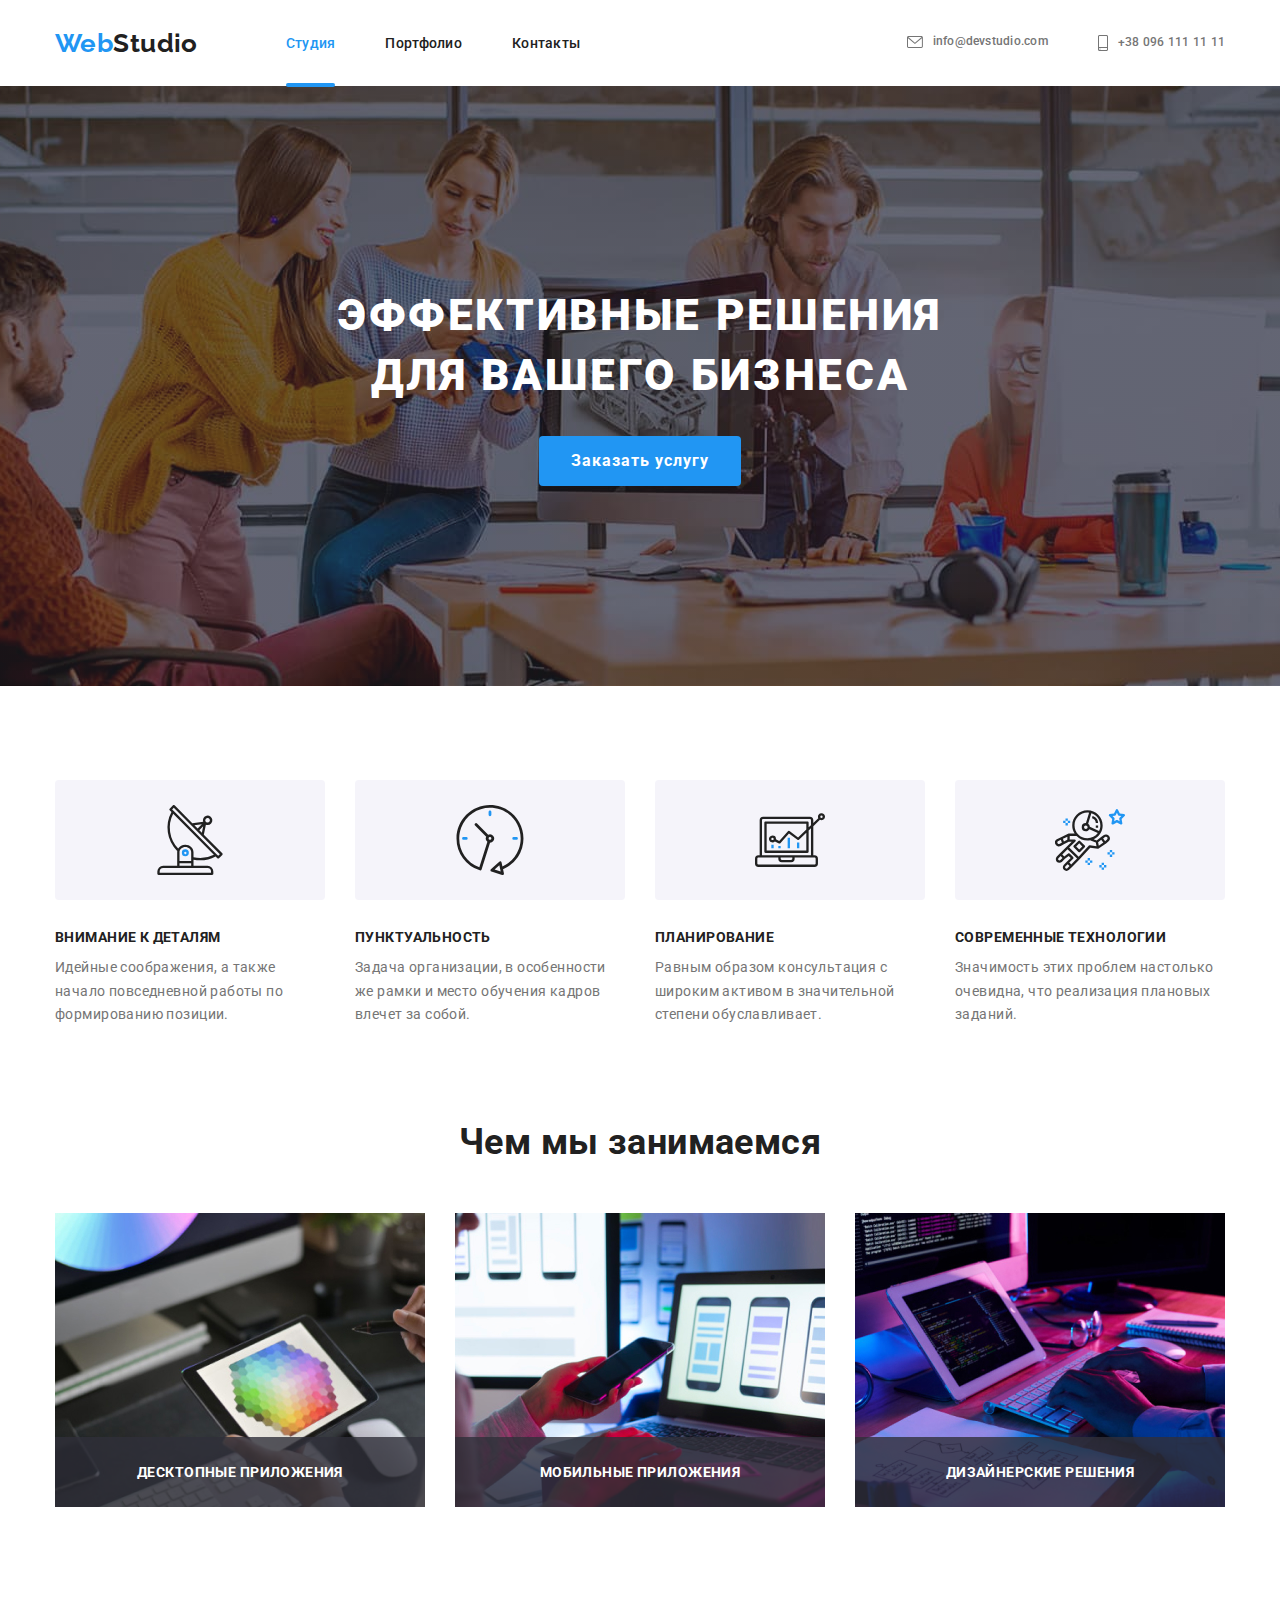
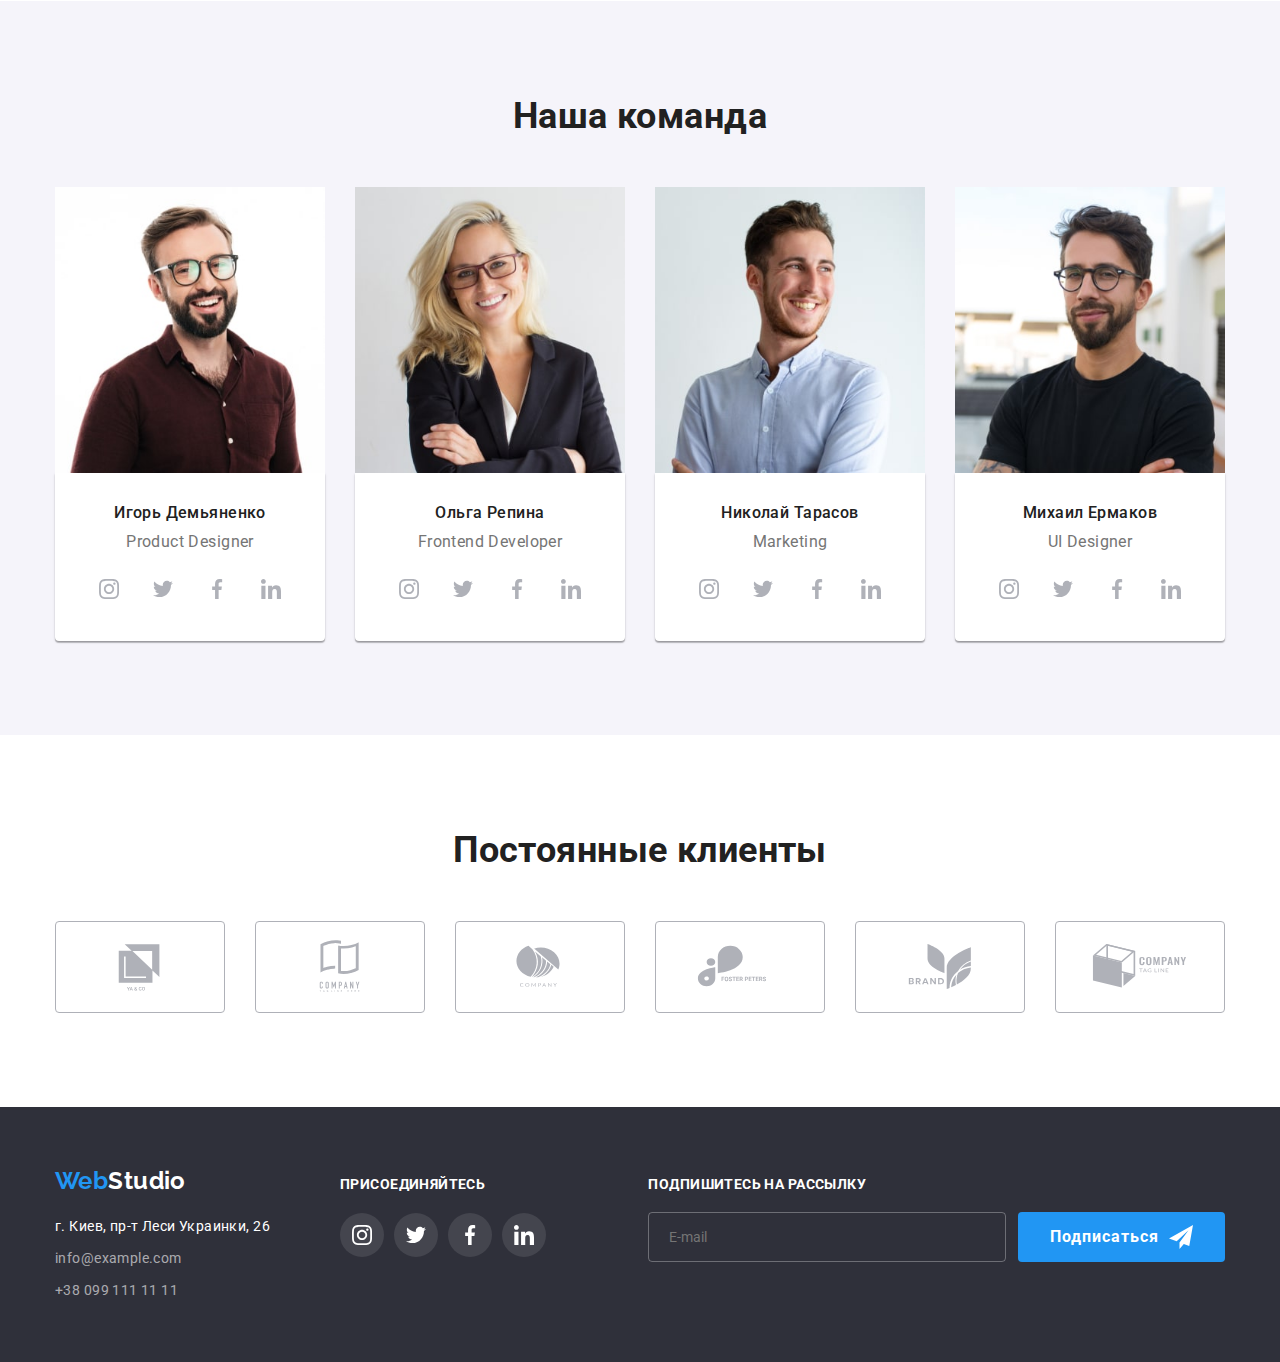
<file: index.html>
<!DOCTYPE html>
<html lang="ru">

<head>
    <meta charset="UTF-8">
    <meta http-equiv="X-UA-Compatible" content="IE=edge">
    <meta name="viewport" content="width=device-width, initial-scale=1.0">
    <title>Document</title>
    <link rel="stylesheet" href="https://cdnjs.cloudflare.com/ajax/libs/modern-normalize/1.1.0/modern-normalize.min.css">
    <link href="https://fonts.googleapis.com/css2?family=Raleway:wght@700&family=Roboto:wght@400;500;700;900&display=swap"
    rel="stylesheet">
    <link rel="stylesheet" href="./CSS/main.min.css">
</head>

<body>
    <header class="header">
        <div class="container main-header">
        <nav class="header-nav">
            <a href="./index.html" class="logo link"><span class="first-word">Web</span>Studio</a>
            <ul class="site-nav list">
                <li class="site-nav-item"><a href="./index.html" class="studio-link link item">Студия</a></li>
                <li class="site-nav-item"><a href="./portfolio.html" class="link item">Портфолио</a></li>
                <li class="site-nav-item"><a href="" class="contacts-link link item">Контакты</a></li>
            </ul>
        </nav>
        <ul class="contacts list">
            <li class="contact-item"><a href="mailto:info@devstudio.com" class="item">
                <svg class="contact-icon-e-mail">
                    <use href="./images/background-img/symbol-defs.svg#icon-envelope">
                    </use>
                </svg>info@devstudio.com</a></li>
            <li class="contact-item"><a href="tel:+380961111111" class="item">
                <svg class="contact-icon-smartphone">
                    <use href="./images/background-img/symbol-defs.svg#icon-smartphone">
                    </use>
                </svg>+38 096 111 11 11</a></li>
        </ul>
        <button type="button" class="menu-open-btn">
            <svg width="40" height="40" class="icon-open">
                <use href="./images/background-img/symbol-defs.svg#icon-menu_burger">
                </use>
            </svg>
        </button>
        </div>
        <div class="mob-menu is-hidden">
            <div class="container">
            <div class="mob-menu-top">
            <button type="button" class="menu-close-btn">
                <svg width="40" height="40" class="icon-close">
                    <use href="./images/background-img/symbol-defs.svg#icon-close">
                    </use>
                </svg>
            </button>
            <ul class="mob-site-nav list">
                <li class="mob-site-nav__item"><a href="./index.html" class="studio-link link item">Студия</a></li>
                <li class="mob-site-nav__item"><a href="./portfolio.html" class="link item">Портфолио</a></li>
                <li class="mob-site-nav__item"><a href="" class="contacts-link link item">Контакты</a></li>
            </ul>
            </div>
            <div class="mob-menu-bottom">
            <ul class="mob-menu__contacts list">
                <li class="mob-menu__item"><a href="tel:+380961111111" class="tel">
                        +38 096 111 11 11</a></li>
                <li class="mob-menu__item"><a href="mailto:info@devstudio.com" class="mail">
                        info@devstudio.com</a></li>
            </ul>
            <ul class="mob-menu-social list">
                <li class="mob-menu-social__item"><a href="" target="_blank"
                  rel="noopener nofollow noreferrer">Instagram</a></li>
                <li class="mob-menu-social__item"><a href="" target="_blank"
                  rel="noopener nofollow noreferrer">Twitter</a></li>
                <li class="mob-menu-social__item"><a href="" target="_blank"
                  rel="noopener nofollow noreferrer">Facebook</a></li>
                <li class="mob-menu-social__item"><a href="" target="_blank"
                  rel="noopener nofollow noreferrer">LinkedIn</a></li>
            </ul>
            </div>
            </div>
        </div>
    </header>
    <main>
        <!-- Секция герой -->
        <section class="hero">
            <div class="container hero__content">
            <h1 class="hero__title">Эффективные решения для вашего бизнеса</h1>
            <button type="button" data-modal-open>Заказать услугу</button> 
            </div>
        </section> 
        <!--Секция с особенностями-->
        <section class="features">
            <div class="container">
            <h2 class="visually-hidden">Особенности</h2>
            <ul class="features__list list">
                <li class="features__item">
                    <h3 class="features__title">Внимание к деталям</h3>
                    <p class="features__text">Идейные соображения, а также начало повседневной работы по формированию позиции.</p>
                </li>
                <li class="features__item">
                    <h3 class="features__title">Пунктуальность</h3>
                    <p class="features__text">Задача организации, в особенности же рамки и место обучения кадров влечет за собой.</p>
                </li>
                <li class="features__item">
                    <h3 class="features__title">Планирование</h3>
                    <p class="features__text">Равным образом консультация с широким активом в значительной степени обуславливает.</p>
                </li>
                <li class="features__item">
                    <h3 class="features__title">Современные технологии</h3>
                    <p class="features__text">Значимость этих проблем настолько очевидна, что реализация плановых заданий.</p>
                </li>
            </ul>
            </div>
        </section>
        <!--Секция о работе-->
        <section class="work">
            <div class="container">
            <h2 class="work__title title">Чем мы занимаемся</h2>
            <ul class="work__list list">
                <li class="work__item">
                    <img src="./images/section3/img.jpg" width="370" height="294" alt="Печать на планшете">
                                      <div class="work__box"><p class="work__text">Десктопные приложения</p></div>
                </li>
                <li class="work__item"><img src="./images/section3/img-2.jpg" width="370" height="294" alt="Печать на ноутбуке">
                                      <div class="work__box"><p class="work__text">Мобильные приложения</p></div>
                </li>
                <li class="work__item"><img src="./images/section3/img-3.jpg" width="370" height="294" alt="Планшет с изображением палитры">
                                      <div class="work__box"><p class="work__text">Дизайнерские решения</p></div>
                </li>
            </ul>
            </div>
        </section>
        <!--Секция команды-->
        <section class="cards">
            <div class="container">
            <h2 class="cards__title title">Наша команда</h2>
            <ul class="cards__list list">
                <li class="cards__item">
                    <picture>
                        <source srcset="./images/section4/img.jpg 270w, ./images/section4/tablet/img.jpg 354w, ./images/section4/mob/img.jpg 450w, ./images/section4/img@2x.jpg 540w, ./images/section4/tablet/img@2x.jpg 708w, ./images/section4/mob/img@2x.jpg 900w"
                        sizes="(min-width: 1200px) 25vw, (min-width: 768px) 50vw, 100vw"/>
                        <img src="./images/section4/img.jpg" alt="Изображение мужчини">
                    </picture>
                    <div class="cards__footer">
                    <h3 class="cards__name">Игорь Демьяненко</h3>
                    <p class="cards__pos">Product Designer</p>
                    <ul class="social list">
                        <li class="social__item"><a href="" target="_blank"
                rel="noopener nofollow noreferrer" class="social__link">
                                <svg class="social__icon">
                                    <use href="./images/background-img/symbol-defs.svg#icon-instagram"></use>
                                </svg>
                            </a></li>
                        <li class="social__item"><a href="" target="_blank"
                rel="noopener nofollow noreferrer" class="social__link">
                                <svg class="social__icon">
                                    <use href="./images/background-img/symbol-defs.svg#icon-twitter">
                                    </use>
                                </svg>
                            </a></li>
                        <li class="social__item"><a href="" target="_blank"
                rel="noopener nofollow noreferrer" class="social__link">
                                <svg class="social__icon">
                                    <use href="./images/background-img/symbol-defs.svg#icon-facebook">
                                    </use>
                                </svg>
                            </a></li>
                        <li class="social__item"><a href="" target="_blank"
                rel="noopener nofollow noreferrer" class="social__link">
                                <svg class="social__icon">
                                    <use href="./images/background-img/symbol-defs.svg#icon-linkedin">
                                    </use>
                                </svg>
                            </a></li>
                    </ul>
                    </div>
                </li>
                <li class="cards__item">
                    <picture>
                    <source
                        srcset="./images/section4/img-2.jpg 270w, ./images/section4/tablet/img-2.jpg 354w, ./images/section4/mob/img-2.jpg 450w, ./images/section4/img@2x-2.jpg 540w, ./images/section4/tablet/img@2x-2.jpg 708w, ./images/section4/mob/img@2x-2.jpg 900w"
                        sizes="(min-width: 1200px) 25vw, (min-width: 768px) 50vw, 100vw" />
                    <img src="./images/section4/img-2.jpg" alt="Изображение женщини">
                    </picture>
                    <div class="cards__footer">
                    <h3 class="cards__name">Ольга Репина</h3>
                    <p class="cards__pos">Frontend Developer</p>
                    <ul class="social list">
                        <li class="social__item"><a href="" target="_blank"
                rel="noopener nofollow noreferrer" class="social__link">
                                <svg class="social__icon">
                                    <use href="./images/background-img/symbol-defs.svg#icon-instagram"></use>
                                </svg>
                            </a></li>
                        <li class="social__item"><a href="" target="_blank"
                rel="noopener nofollow noreferrer" class="social__link">
                                <svg class="social__icon">
                                    <use href="./images/background-img/symbol-defs.svg#icon-twitter">
                                    </use>
                                </svg>
                            </a></li>
                        <li class="social__item"><a href="" target="_blank"
                rel="noopener nofollow noreferrer" class="social__link">
                                <svg class="social__icon">
                                    <use href="./images/background-img/symbol-defs.svg#icon-facebook">
                                    </use>
                                </svg>
                            </a></li>
                        <li class="social__item"><a href="" target="_blank"
                rel="noopener nofollow noreferrer" class="social__link">
                                <svg class="social__icon">
                                    <use href="./images/background-img/symbol-defs.svg#icon-linkedin">
                                    </use>
                                </svg>
                            </a></li>
                    </ul>
                    </div>
                </li>
                <li class="cards__item">
                    <picture>
                    <source
                        srcset="./images/section4/img-3.jpg 270w, ./images/section4/tablet/img-3.jpg 354w, ./images/section4/mob/img-3.jpg 450w, ./images/section4/img@2x-3.jpg 540w, ./images/section4/tablet/img@2x-3.jpg 708w, ./images/section4/mob/img@2x-3.jpg 900w"
                        sizes="(min-width: 1200px) 25vw, (min-width: 768px) 50vw, 100vw" />
                    <img src="./images/section4/img-3.jpg" alt="Изображение мужчини">
                    </picture>
                    <div class="cards__footer">
                    <h3 class="cards__name">Николай Тарасов</h3>
                    <p class="cards__pos">Marketing</p>
                    <ul class="social list">
                        <li class="social__item"><a href="" target="_blank"
                rel="noopener nofollow noreferrer" class="social__link">
                                <svg class="social__icon">
                                    <use href="./images/background-img/symbol-defs.svg#icon-instagram"></use>
                                </svg>
                            </a></li>
                        <li class="social__item"><a href="" target="_blank"
                rel="noopener nofollow noreferrer" class="social__link">
                                <svg class="social__icon">
                                    <use href="./images/background-img/symbol-defs.svg#icon-twitter">
                                    </use>
                                </svg>
                            </a></li>
                        <li class="social__item"><a href="" target="_blank"
                rel="noopener nofollow noreferrer" class="social__link">
                                <svg class="social__icon">
                                    <use href="./images/background-img/symbol-defs.svg#icon-facebook">
                                    </use>
                                </svg>
                            </a></li>
                        <li class="social__item"><a href="" target="_blank"
                rel="noopener nofollow noreferrer" class="social__link">
                                <svg class="social__icon">
                                    <use href="./images/background-img/symbol-defs.svg#icon-linkedin">
                                    </use>
                                </svg>
                            </a></li>
                    </ul>
                    </div>
                </li>
                <li class="cards__item">
                    <picture>
                        <source
                            srcset="./images/section4/img-4.jpg 270w, ./images/section4/tablet/img-4.jpg 354w, ./images/section4/mob/img-4.jpg 450w, ./images/section4/img@2x-4.jpg 540w, ./images/section4/tablet/img@2x-4.jpg 708w, ./images/section4/mob/img@2x-4.jpg 900w"
                            sizes="(min-width: 1200px) 25vw, (min-width: 768px) 50vw, 100vw" />
                        <img src="./images/section4/img-4.jpg" alt="Изображение мужчини">
                    </picture>
                    <div class="cards__footer">
                    <h3 class="cards__name">Михаил Ермаков</h3>
                    <p class="cards__pos">UI Designer</p>
                    <ul class="social list">
                        <li class="social__item"><a href="" target="_blank"
                rel="noopener nofollow noreferrer" class="social__link">
                                <svg class="social__icon">
                                    <use href="./images/background-img/symbol-defs.svg#icon-instagram"></use>
                                </svg>
                            </a></li>
                        <li class="social__item"><a href="" target="_blank"
                rel="noopener nofollow noreferrer" class="social__link">
                                <svg class="social__icon">
                                    <use href="./images/background-img/symbol-defs.svg#icon-twitter">
                                    </use>
                                </svg>
                            </a></li>
                        <li class="social__item"><a href="" target="_blank"
                rel="noopener nofollow noreferrer" class="social__link">
                                <svg class="social__icon">
                                    <use href="./images/background-img/symbol-defs.svg#icon-facebook">
                                    </use>
                                </svg>
                            </a></li>
                        <li class="social__item"><a href="" target="_blank"
                rel="noopener nofollow noreferrer" class="social__link">
                                <svg class="social__icon">
                                    <use href="./images/background-img/symbol-defs.svg#icon-linkedin">
                                    </use>
                                </svg>
                            </a></li>
                    </ul>
                    </div>
                </li>
            </ul>
            </div>
        </section>
        <!-- Секция постоянные клиенты -->
        <section class="clients">
            <div class="container">
            <h2 class="clients__title">Постоянные клиенты</h2>
            <ul class="clients__list list">
                <li class="clients__item"><a href="" class="clients__link">
                    <svg class="clients__icon">
                        <use href="./images/background-img/symbol-defs.svg#icon-first">
                        </use>
                    </svg>
                </a></li>
                <li class="clients__item"><a href="" class="clients__link">
                    <svg class="clients__icon">
                        <use href="./images/background-img/symbol-defs.svg#icon-second">

                        </use>
                    </svg>
                </a></li>
                <li class="clients__item"><a href="" class="clients__link">
                    <svg class="clients__icon">
                        <use href="./images/background-img/symbol-defs.svg#icon-third">
                        </use>
                    </svg>
                </a></li>
                <li class="clients__item"><a href="" class="clients__link">
                    <svg class="clients__icon">
                        <use href="./images/background-img/symbol-defs.svg#icon-fourth">
                        </use>
                    </svg>
                </a></li>
                <li class="clients__item"><a href="" class="clients__link">
                    <svg class="clients__icon">
                        <use href="./images/background-img/symbol-defs.svg#icon-fifth">
                        </use>
                    </svg>
                </a></li>
                <li class="clients__item"><a href="" class="clients__link">
                    <svg class="clients__icon">
                        <use href="./images/background-img/symbol-defs.svg#icon-sixth">
                        </use>
                    </svg>
                </a></li>
            </ul>
            </div>
        </section>
    </main>

    <!-- FOOTER -->
    <footer class="footer">
        <div class="container footer-container">
            <div class="tablet-wrap">
            <div class="first-part">
        <a href="./index.html" class="logo link"><span class="first-word">Web</span>Studio</a>
                <address>
                    <ul class="contacts-list list">
                        <li class="fact-address footer-item"> <a href="https://www.google.com/maps/place/бул.+Леси+Украинки,+26,+Киев,+02000/@50.4265807,30.5361971,17z/data=!3m1!4b1!4m5!3m4!1s0x40d4cf0e033ecbe9:0x57a4dffefec77da0!8m2!3d50.4265807!4d30.5383858" target="_blank"
                rel="noopener nofollow noreferrer" class="link address">г. Киев, пр-т Леси Украинки, 26</a></li>
                        <li class="footer-item"><a href="mailto:info@example.com" class="address">info@example.com</a></li>
                        <li class="footer-item"><a href="tel:+380991111111" class="address">+38 099 111 11 11</a></li>
                    </ul>
                </address>
                </div>
                <div class="second-part">
                <p class="second-part-title">присоединяйтесь</p>
                <ul class="social-list list">
                    <li class="social-item"><a href="" target="_blank"
                rel="noopener nofollow noreferrer" class="social-item-link">
                        <svg class="icon">
                            <use href="./images/background-img/symbol-defs.svg#icon-instagram"></use>
                        </svg>
                    </a></li>
                    <li class="social-item"><a href="" target="_blank"
                rel="noopener nofollow noreferrer" class="social-item-link">
                        <svg class="icon">
                            <use href="./images/background-img/symbol-defs.svg#icon-twitter">
                            </use>
                        </svg>
                    </a></li>
                    <li class="social-item"><a href="" target="_blank"
                rel="noopener nofollow noreferrer" class="social-item-link">
                        <svg class="icon">
                            <use href="./images/background-img/symbol-defs.svg#icon-facebook">
                            </use>
                        </svg>
                    </a></li>
                    <li class="social-item"><a href="" target="_blank"
                rel="noopener nofollow noreferrer" class="social-item-link">
                        <svg class="icon">
                            <use href="./images/background-img/symbol-defs.svg#icon-linkedin">
                            </use>
                        </svg>
                    </a></li>
                </ul>
                </div>
                </div>
                <div class="third-part">
                <p class="third-part-text">подпишитесь на рассылку</p>
                <form class="third-part-form">
                    <input type="email" name="mail" class="mail-input" placeholder="E-mail">
                    <button class="third-part-btn btn" type="submit">Подписаться</button>
                </form>
                </div>
         </div>
    </footer>
    <div class="backdrop is-hidden" data-modal>
        <div class="modal">
            <button class="modal-button" data-modal-close>
                <svg class="exit-icon">
                    <use href="./images/background-img/symbol-defs.svg#icon-Vector-2">
                    </use>
                </svg>
            </button>
            <p class="form-title">Оставьте свои данные, мы вам перезвоним</p>
            <form class="form">
                <div class="form_field">
                <label class="lable" for="name">Имя</label>
                <div class="input-wrap">
                <input class="input" type="text" name="name" id="name">
                <svg class="icon-input" width="18" height="18">
                    <use href="./images/background-img/symbol-defs.svg#icon-person">
                    </use>
                </svg>
                </div>
                </div>
                <div class="form_field">
                <label class="lable" for="tel">Телефон</label>
                <div class="input-wrap">
                <input class="input" type="tel" name="tel" id="tel">
                <svg class="icon-input" width="18" height="18">
                    <use href="./images/background-img/symbol-defs.svg#icon-phone">
                    </use>
                    </svg>
                </div>
                </div>
                <div class="form_field">
                <label class="lable" for="mail">Почта</label>
                <div class="input-wrap">
                <input class="input" type="email" name="mail" id="mail">
                <svg class="icon-input" width="18" height="18">
                    <use href="./images/background-img/symbol-defs.svg#icon-email">
                    </use>
                </svg>
                </div>
                </div>
                <div class="form_field">
                    <label class="lable" for="modal-textarea">Комментарий</label>
                    <textarea class="textarea" name="comment" id="modal-textarea" placeholder="Введите текст" ></textarea>
                </div>
                <div class="form_field">
                    <input type="checkbox" name="agreement" value="agreement" class="modal-check visually-hidden" id="agreement" />
                    <label for="agreement" class="agreement-text">Соглашаюсь с рассылкой и принимаю <a class="contract-link" href="">Условия договора</a></label>
                 </div>
                 <button class="modal-btn btn" type="submit">Отправить</button>
            </form>
        </div>
        </div>

        <script src="./js/modal.js"></script>
        <script src="./js/menu.js"></script>
</body>
</html>
</file>
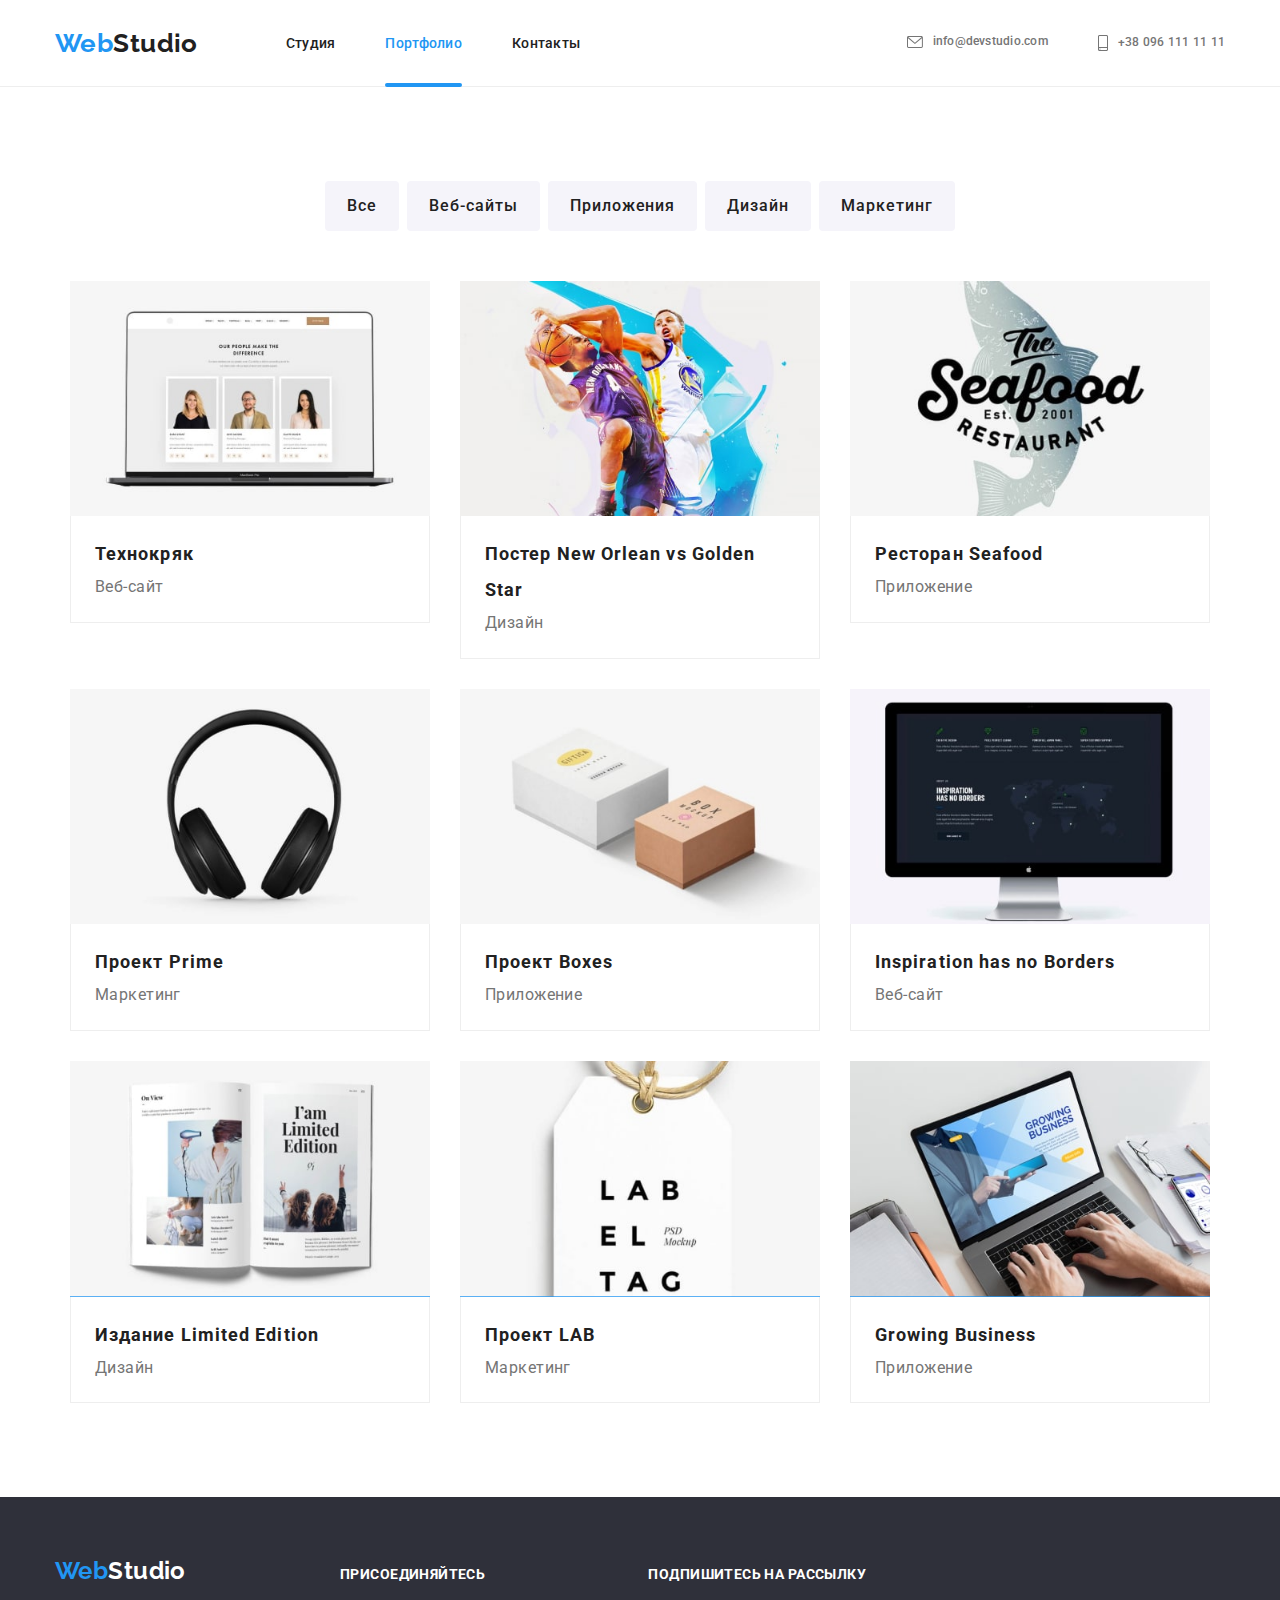
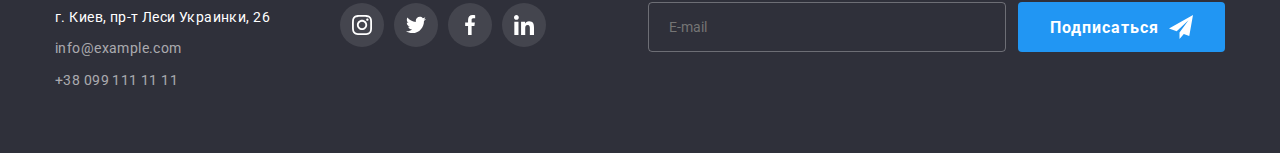
<file: portfolio.html>
<!DOCTYPE html>
<html lang="ru">

<head>
    <meta charset="UTF-8">
    <meta http-equiv="X-UA-Compatible" content="IE=edge">
    <meta name="viewport" content="width=device-width, initial-scale=1.0">
    <title>Document</title>
    <link rel="stylesheet" href="https://cdnjs.cloudflare.com/ajax/libs/modern-normalize/1.1.0/modern-normalize.min.css">
    <link rel="stylesheet" href="https://fonts.googleapis.com/css2?family=Raleway:wght@700&family=Roboto:wght@400;500;700;900&display=swap">
    <link rel="stylesheet" href="./CSS/portfolio.min.css">
</head>

<body>
    <header class="header header-portfolio">
        <div class="container main-header">
            <nav class="header-nav">
                <a href="./index.html" class="logo link"><span class="first-word">Web</span>Studio</a>
                <ul class="site-nav list">
                    <li class="site-nav-item"><a href="./index.html" class="link item">Студия</a></li>
                    <li class="site-nav-item"><a href="./portfolio.html" class="portfolio-link link item">Портфолио</a></li>
                    <li class="site-nav-item"><a href="" class="contacts-link link item">Контакты</a></li>
                </ul>
            </nav>
        <ul class="contacts list">
            <li class="contact-item"><a href="mailto:info@devstudio.com" class="item">
                    <svg class="contact-icon-e-mail">
                        <use href="./images/background-img/symbol-defs.svg#icon-envelope">
                        </use>
                    </svg>info@devstudio.com</a></li>
            <li class="contact-item"><a href="tel:+380961111111" class="item">
                    <svg class="contact-icon-smartphone">
                        <use href="./images/background-img/symbol-defs.svg#icon-smartphone">
                        </use>
                    </svg>+38 096 111 11 11</a></li>
        </ul>
        <button type="button" class="menu-open-btn">
            <svg width="40" height="40" class="icon-open">
                <use href="./images/background-img/symbol-defs.svg#icon-menu_burger">
                </use>
            </svg>
        </button>
        </div>
        <div class="mob-menu is-hidden">
            <div class="container">
                <div class="mob-menu-top">
                    <button type="button" class="menu-close-btn">
                        <svg width="40" height="40" class="icon-close">
                            <use href="./images/background-img/symbol-defs.svg#icon-close">
                            </use>
                        </svg>
                    </button>
                    <ul class="mob-site-nav list">
                        <li class="mob-site-nav__item"><a href="./index.html" class="link item">Студия</a></li>
                        <li class="mob-site-nav__item"><a href="./portfolio.html" class="portfolio-link link item">Портфолио</a></li>
                        <li class="mob-site-nav__item"><a href="" class="contacts-link link item">Контакты</a></li>
                    </ul>
                </div>
                <div class="mob-menu-bottom">
                    <ul class="mob-menu__contacts list">
                        <li class="mob-menu__item"><a href="tel:+380961111111" class="tel">
                                +38 096 111 11 11</a></li>
                        <li class="mob-menu__item"><a href="mailto:info@devstudio.com" class="mail">
                                info@devstudio.com</a></li>
                    </ul>
                    <ul class="mob-menu-social list">
                        <li class="mob-menu-social__item"><a href="" target="_blank"
                                rel="noopener nofollow noreferrer">Instagram</a></li>
                        <li class="mob-menu-social__item"><a href="" target="_blank"
                                rel="noopener nofollow noreferrer">Twitter</a></li>
                        <li class="mob-menu-social__item"><a href="" target="_blank"
                                rel="noopener nofollow noreferrer">Facebook</a></li>
                        <li class="mob-menu-social__item"><a href="" target="_blank"
                                rel="noopener nofollow noreferrer">LinkedIn</a></li>
                    </ul>
                </div>
            </div>  
        </div>
    </header>
    <main>
        <section class="section-main">
            <div class="container">
            <h1 class="visually-hidden">Портфолио</h1>
            <!-- Список кнопок -->
            <ul class="buttons list">
                <li class="button__item"><button type="button">Все</button></li>
                <li class="button__item"><button type="button">Веб-сайты</button></li>
                <li class="button__item"><button type="button">Приложения</button></li>
                <li class="button__item"><button type="button">Дизайн</button></li>
                <li class="button__item"><button type="button">Маркетинг</button></li>
            </ul>
            <!--Список проектов-->
            <ul class="project list">
                <li class="project__item"><a href="" class="project__link link">
                    <div class="project-card">
                        <picture>
                            <source srcset="./images/portfolio/tablet/img.jpg 354w, ./images/portfolio/desktop/img.jpg 370w,
                                            ./images/portfolio/mobile/img.jpg 450w, ./images/portfolio/tablet/img@2x.jpg 708w,
                                            ../images/portfolio/desktop/img@2x.jpg 740w, ./images/portfolio/mobile/img@2x.jpg 900w"
                                sizes="(min-width: 1200px) 33vw, (min-width: 768px) 50vw, 100vw" />
                            <img class="project-img" src="./images/portfolio/desktop/img.jpg" alt="Изображение с ноутбуком">
                        </picture>
                    <div class="project-box">
                        <p class="project-box-text">Ресурс предлагает комплексные предложения с разным уровнем функционала и сервисов. Все это позволит посетителю получить
                        исчерпывающие сведения о компании или частном лице.</p>
                    </div>
                    </div>
                    <div class="project-text">
                    <h2>Технокряк</h2>
                    <p class="paragraph">Веб-сайт</p>
                    </div>
                    </a>

                </li>
                <li class="project__item"><a href="" class="project__link link">
                    <div class="project-card">
                        <picture>
                        <source
                            srcset="./images/portfolio/tablet/img-2.jpg 354w, ./images/portfolio/desktop/img-2.jpg 370w,
                                    ./images/portfolio/mobile/img-2.jpg 450w, ./images/portfolio/tablet/img@2x-2.jpg 708w,
                                    ./images/portfolio/desktop/img@2x-2.jpg 740w, ./images/portfolio/mobile/img@2x-2.jpg 900w"
                            sizes="(min-width: 1200px) 33vw, (min-width: 768px) 50vw, 100vw" />
                        <img class="project-img" src="./images/portfolio/desktop/img.jpg" alt="Баскетболисты">
                        </picture>
                    <div class="project-box">
                        <p class="project-box-text">Ресурс предлагает комплексные предложения с разным уровнем функционала и сервисов. Все
                            это позволит посетителю получить
                            исчерпывающие сведения о компании или частном лице.</p>
                    </div>
                    </div>
                    <div class="project-text">
                    <h2>Постер New Orlean vs Golden Star</h2>
                    <p>Дизайн</p>
                    </div>
                    </a>
                </li>
                <li class="project__item"><a href="" class="project__link link">
                    <div class="project-card">
                        <picture>
                            <source
                                srcset="./images/portfolio/tablet/img-3.jpg 354w, ./images/portfolio/desktop/img-3.jpg 370w,
                                        ./images/portfolio/mobile/img-3.jpg 450w, ./images/portfolio/tablet/img@2x-3.jpg 708w,
                                        ./images/portfolio/desktop/img@2x-3.jpg 740w, ./images/portfolio/mobile/img@2x-3.jpg 900w"
                                sizes="(min-width: 1200px) 33vw, (min-width: 768px) 50vw, 100vw" />
                            <img class="project-img" src="./images/portfolio/desktop/img.jpg" alt="Логотип ресторана">
                        </picture>
                    <div class="project-box">
                        <p class="project-box-text">Ресурс предлагает комплексные предложения с разным уровнем функционала и сервисов. Все
                            это позволит посетителю получить
                            исчерпывающие сведения о компании или частном лице.</p>
                    </div>
                    </div>
                    <div class="project-text">
                    <h2>Ресторан Seafood</h2>
                    <p>Приложение</p>
                    </div>
                    </a>
                </li>
                <li class="project__item"><a href="" class="project__link link">
                    <div class="project-card">
                        <picture>
                            <source
                                srcset="./images/portfolio/tablet/img-4.jpg 354w, ./images/portfolio/desktop/img-4.jpg 370w,
                                        ./images/portfolio/mobile/img-4.jpg 450w, ./images/portfolio/tablet/img@2x-4.jpg 708w,
                                        ./images/portfolio/desktop/img@2x-4.jpg 740w, ./images/portfolio/mobile/img@2x-4.jpg 900w"
                                sizes="(min-width: 1200px) 33vw, (min-width: 768px) 50vw, 100vw" />
                            <img class="project-img" src="./images/portfolio/desktop/img-4.jpg" alt="Изображение с наушникми">
                        </picture>
                    <div class="project-box">
                        <p class="project-box-text">Ресурс предлагает комплексные предложения с разным уровнем функционала и сервисов. Все
                            это позволит посетителю получить
                            исчерпывающие сведения о компании или частном лице.</p>
                    </div>
                    </div>
                    <div class="project-text">
                    <h2>Проект Prime</h2>
                    <p>Маркетинг</p>
                    </div>
                    </a>
                </li>
                <li class="project__item"><a href="" class="project__link link">
                    <div class="project-card">
                        <picture>
                            <source
                                srcset="./images/portfolio/tablet/img-5.jpg 354w, ./images/portfolio/desktop/img-5.jpg 370w,
                                        ./images/portfolio/mobile/img-5.jpg 450w, ./images/portfolio/tablet/img@2x-5.jpg 708w,
                                        ./images/portfolio/desktop/img@2x-5.jpg 740w, ./images/portfolio/mobile/img@2x-5.jpg 900w"
                                sizes="(min-width: 1200px) 33vw, (min-width: 768px) 50vw, 100vw" />
                            <img class="project-img" src="./images/portfolio/desktop/img-5.jpg" alt="Изображение с коробками">
                        </picture>
                    <div class="project-box">
                        <p class="project-box-text">Ресурс предлагает комплексные предложения с разным уровнем функционала и сервисов. Все
                            это позволит посетителю получить
                            исчерпывающие сведения о компании или частном лице.</p>
                    </div>
                    </div>
                    <div class="project-text">
                    <h2>Проект Boxes</h2>
                    <p>Приложение</p>
                    </div>
                </a>
                </li>
                <li class="project__item"><a href="" class="project__link link">
                    <div class="project-card">
                        <picture>
                            <source
                                srcset="./images/portfolio/tablet/img-6.jpg 354w, ./images/portfolio/desktop/img-6.jpg 370w,
                                        ./images/portfolio/mobile/img-6.jpg 450w, ./images/portfolio/tablet/img@2x-6.jpg 708w,
                                        ./images/portfolio/desktop/img@2x-6.jpg 740w, ./images/portfolio/mobile/img@2x-6.jpg 900w"
                                sizes="(min-width: 1200px) 33vw, (min-width: 768px) 50vw, 100vw" />
                            <img class="project-img" src="./images/portfolio/desktop/img-6.jpg" alt="Изображение с екраном">
                        </picture>
                    <div class="project-box">
                        <p class="project-box-text">Ресурс предлагает комплексные предложения с разным уровнем функционала и сервисов. Все
                            это позволит посетителю получить
                            исчерпывающие сведения о компании или частном лице.</p>
                    </div>
                    </div>
                    <div class="project-text">
                    <h2 lang="en">Inspiration has no Borders</h2>
                    <p>Веб-сайт</p>
                    </div>
                    </a>
                </li>
                <li class="project__item"><a href="" class="project__link link">
                    <div class="project-card">
                        <picture>
                            <source
                                srcset="./images/portfolio/tablet/img-7.jpg 354w, ./images/portfolio/desktop/img-7.jpg 370w,
                                        ./images/portfolio/mobile/img-7.jpg 450w, ./images/portfolio/tablet/img@2x-7.jpg 708w,
                                        ./images/portfolio/desktop/img@2x-7.jpg 740w, ./images/portfolio/mobile/img@2x-7.jpg 900w"
                                sizes="(min-width: 1200px) 33vw, (min-width: 768px) 50vw, 100vw" />
                            <img class="project-img" src="./images/portfolio/desktop/img-7.jpg" alt="Изображение с журналом">
                        </picture>
                    <div class="project-box">
                        <p class="project-box-text">Ресурс предлагает комплексные предложения с разным уровнем функционала и сервисов. Все
                            это позволит посетителю получить
                            исчерпывающие сведения о компании или частном лице.</p>
                    </div>
                    </div>
                    <div class="project-text">
                    <h2>Издание Limited Edition</h2>
                    <p>Дизайн</p>
                    </div>
                    </a>
                </li>
                <li class="project__item"><a href="" class="project__link link">
                    <div class="project-card">
                        <picture>
                            <source
                                srcset="./images/portfolio/tablet/img-8.jpg 354w, ./images/portfolio/desktop/img-8.jpg 370w,
                                        ./images/portfolio/mobile/img-8.jpg 450w, ./images/portfolio/tablet/img@2x-8.jpg 708w,
                                        ./images/portfolio/desktop/img@2x-8.jpg 740w, ./images/portfolio/mobile/img@2x-8.jpg 900w"
                                sizes="(min-width: 1200px) 33vw, (min-width: 768px) 50vw, 100vw" />
                            <img class="project-img" src="./images/portfolio/desktop/img-8.jpg" alt="Изображение с лейблом">
                        </picture>
                    <div class="project-box">
                        <p class="project-box-text">Ресурс предлагает комплексные предложения с разным уровнем функционала и сервисов. Все
                            это позволит посетителю получить
                            исчерпывающие сведения о компании или частном лице.</p>
                    </div>
                    </div>
                    <div class="project-text">
                    <h2>Проект LAB</h2>
                    <p>Маркетинг</p>
                    </div>
                    </a>
                </li>
                <li class="project__item"><a href="" class="project__link link">
                    <div class="project-card">
                        <picture>
                            <source
                                srcset="./images/portfolio/tablet/img-9.jpg 354w, ./images/portfolio/desktop/img-9.jpg 370w,
                                        ./images/portfolio/mobile/img-9.jpg 450w, ./images/portfolio/tablet/img@2x-9.jpg 708w,
                                        ./images/portfolio/desktop/img@2x-9.jpg 740w, ./images/portfolio/mobile/img@2x-9.jpg 900w"
                                sizes="(min-width: 1200px) 33vw, (min-width: 768px) 50vw, 100vw" />
                            <img class="project-img" src="./images/portfolio/desktop/img-9.jpg" alt="Изображение рук с ноутбуком">
                        </picture>
                    <div class="project-box">
                        <p class="project-box-text">Ресурс предлагает комплексные предложения с разным уровнем функционала и сервисов. Все
                            это позволит посетителю получить
                            исчерпывающие сведения о компании или частном лице.</p>
                    </div>
                    </div>
                    <div class="project-text">
                    <h2 lang="en">Growing Business</h2>
                    <p>Приложение</p>
                    </div>
                    </a>
                </li>
            </ul>
            </div>
        </section>
    </main>
    <footer class="footer">
        <div class="container footer-container">
            <div class="tablet-wrap">
                <div class="first-part">
                    <a href="./index.html" class="logo link"><span class="first-word">Web</span>Studio</a>
                    <address>
                        <ul class="contacts-list list">
                            <li class="fact-address footer-item"> <a
                                    href="https://www.google.com/maps/place/бул.+Леси+Украинки,+26,+Киев,+02000/@50.4265807,30.5361971,17z/data=!3m1!4b1!4m5!3m4!1s0x40d4cf0e033ecbe9:0x57a4dffefec77da0!8m2!3d50.4265807!4d30.5383858"
                                    target="_blank" rel="noopener nofollow noreferrer" class="link address">г. Киев, пр-т
                                    Леси Украинки, 26</a></li>
                            <li class="footer-item"><a href="mailto:info@example.com" class="address">info@example.com</a>
                            </li>
                            <li class="footer-item"><a href="tel:+380991111111" class="address">+38 099 111 11 11</a></li>
                        </ul>
                    </address>
                </div>
                <div class="second-part">
                    <p class="second-part-title">присоединяйтесь</p>
                    <ul class="social-list list">
                        <li class="social-item"><a href="" target="_blank" rel="noopener nofollow noreferrer"
                                class="social-item-link">
                                <svg class="icon">
                                    <use href="./images/background-img/symbol-defs.svg#icon-instagram"></use>
                                </svg>
                            </a></li>
                        <li class="social-item"><a href="" target="_blank" rel="noopener nofollow noreferrer"
                                class="social-item-link">
                                <svg class="icon">
                                    <use href="./images/background-img/symbol-defs.svg#icon-twitter">
                                    </use>
                                </svg>
                            </a></li>
                        <li class="social-item"><a href="" target="_blank" rel="noopener nofollow noreferrer"
                                class="social-item-link">
                                <svg class="icon">
                                    <use href="./images/background-img/symbol-defs.svg#icon-facebook">
                                    </use>
                                </svg>
                            </a></li>
                        <li class="social-item"><a href="" target="_blank" rel="noopener nofollow noreferrer"
                                class="social-item-link">
                                <svg class="icon">
                                    <use href="./images/background-img/symbol-defs.svg#icon-linkedin">
                                    </use>
                                </svg>
                            </a></li>
                    </ul>
                </div>
            </div>
            <div class="third-part">
                <p class="third-part-text">подпишитесь на рассылку</p>
                <form class="third-part-form">
                    <input type="email" name="mail" class="mail-input" placeholder="E-mail">
                    <button class="third-part-btn btn" type="submit">Подписаться</button>
                </form>
            </div>
        </div>
    </footer>
    <script src="./js/menu.js"></script>
</body>
</html>
</file>
<file: CSS/main.min.css>
:root{--bgc: #FFFFFF;--secondary-bgc: #2F303A;--bgc-accent: #F5F4FA;--text-color: #757575;--header-color: #212121;--accent-text: #2196F3;--main-cub: cubic-bezier(0.4, 0, 0.2, 1)}.visually-hidden{position:absolute;white-space:nowrap;width:1px;height:1px;overflow:hidden;border:0;padding:0;clip:rect(0 0 0 0);clip-path:inset(50%);margin:-1px}p,h1,h2,h3,h4,h5,h6{margin:0}ul,ol{margin:0;padding-left:0}button{cursor:pointer}img{display:block;max-width:100%;height:auto}body{background-color:var(--bgc);color:var(--text-color);font-family:Roboto,sans-serif;font-size:14px;letter-spacing:.03em}.list{list-style:none}.link{text-decoration:none}.container{margin:0 auto;padding-left:15px;padding-right:15px}@media screen and (min-width: 480px){.container{width:480px}}@media screen and (min-width: 768px){.container{width:768px}}@media screen and (min-width: 1200px){.container{width:1200px}}button{display:inline-block;background-color:var(--accent-text);color:var(--bgc);font-family:inherit;font-weight:700;font-size:16px;line-height:1.87;letter-spacing:.06em;border-radius:4px;min-width:200px;height:50px;padding:10px 32px;border:0}.title{color:var(--header-color);font-weight:700;font-size:36px;line-height:1.17;text-align:center}.backdrop{position:fixed;top:0;left:0;width:100%;height:100%;background-color:rgba(0,0,0,.2);opacity:1;transition:opacity 250ms var(--main-cub),visibility 250ms var(--main-cub)}.backdrop.is-hidden{opacity:0;pointer-events:none;visibility:hidden}.modal{position:absolute;top:50%;left:50%;transform:translate(-50%, -50%);width:450px;min-height:581px;background-color:var(--bgc);padding:40px;box-shadow:0px 4px 4px rgba(0,0,0,.15);border-radius:4px;transform:translate(-50%, -50%) scale(1);transition:transform 250ms var(--main-cub)}.backdrop.is-hidden .modal{transform:translate(-50%, -50%) scale(0.75)}@media screen and (min-width: 1200px){.modal{width:528px}}.modal-button{position:absolute;top:8px;right:8px;display:flex;align-items:center;justify-content:center;padding:0;min-width:30px;height:30px;border:1px solid rgba(0,0,0,.1);background-color:rgba(0,0,0,0);border-radius:50%;opacity:1;transition:opacity 250ms var(--main-cub)}.modal-button:hover,.modal-button:focus{fill:var(--accent-text)}.exit-icon{padding:1px;width:11px;height:11px}.form-title{font-weight:700;font-size:20px;line-height:1.5;text-align:center;margin-bottom:12px;color:var(--header-color)}@media screen and (min-width: 1200px){.form-title{line-height:1.15}}.form_field{max-width:370px;margin-bottom:10px;margin-bottom:10px}@media screen and (min-width: 1200px){.form_field{max-width:448px}}.lable{display:block;font-size:12px;line-height:1.1666666667;letter-spacing:.01em;margin-bottom:4px;color:var(--text-color)}.input-wrap{position:relative}.input{width:100%;height:40px;border:1px solid rgba(33,33,33,.2);border-radius:4px;padding-left:35px;outline:none;transition:border-color 250ms var(--main-cub)}.input:focus{border-color:var(--accent-text)}.icon-input{position:absolute;left:12px;top:50%;transform:translateY(-50%);transition:fill 250ms var(--main-cub)}.icon-input:focus+.icon-input{fill:var(--accent-text)}.textarea{width:100%;height:120px;padding:12px 16px;border:1px solid rgba(33,33,33,.2);border-radius:4px;resize:none;outline:none;transition:border-color 250ms var(--main-cub)}.textarea::placeholder{font-size:14px;line-height:1.1428571429;letter-spacing:.01em;color:rgba(117,117,117,.5)}.textarea:focus{border-color:var(--accent-text)}.agreement-text{display:flex;align-items:center;font-weight:400;font-size:12px;line-height:1.7142857143;color:#757575}.agreement-text::before{content:"";width:16px;height:15px;border:2px solid var(--header-color);border-radius:3px;margin-right:8px}.modal-check:checked+.agreement-text::before{background-color:var(--accent-text);background-image:url(../images/background-img/check.svg);background-repeat:no-repeat;background-position:center;border:none}.modal-check:focus+.agreement-text::before{border-color:var(--accent-text)}@media screen and (min-width: 1200px){.agreement-text{font-size:14px}}.contract-link{color:var(--accent-text)}.modal-btn{display:block;margin:0 auto;margin-top:30px;box-shadow:0px 4px 4px rgba(0,0,0,.15);border-radius:4px}.main-header{display:flex;align-items:center}.header{padding-top:10px;padding-bottom:10px}@media screen and (min-width: 768px){.header{padding-top:21px;padding-bottom:21px}}.header-nav{display:flex;align-items:center}.logo{color:var(--header-color);font-family:Raleway,sans-serif;font-weight:700;font-size:26px;line-height:1.7}@media screen and (min-width: 768px){.logo{margin-right:88px}}.logo .first-word{color:var(--accent-text)}@media screen and (min-width: 768px){button.menu-open-btn{display:none}}.menu-open-btn,.menu-close-btn{display:block;background-color:rgba(0,0,0,0);border:none;margin-left:auto;padding:0;min-width:40px;height:40px}.menu-open-btn svg,.menu-close-btn svg{transition:color 250ms var(--main-cub)}.menu-open-btn svg:hover,.menu-open-btn svg:focus,.menu-close-btn svg:hover,.menu-close-btn svg:focus{fill:var(--accent-text)}.mob-menu{position:fixed;top:0;left:0;background-color:#fff;width:100vw;height:100vh;padding-top:10px;padding-bottom:48px;z-index:9999}.mob-menu .container{display:flex;flex-direction:column;justify-content:space-between;height:100%;overflow-y:auto}@media screen and (min-width: 768px){.mob-menu{display:none}}.mob-menu.is-hidden{display:none}.mob-site-nav{margin-bottom:40px}.mob-site-nav a{color:var(--header-color);font-weight:500;font-size:40px;line-height:1.17;letter-spacing:.02em;transition:color 250ms var(--main-cub)}.mob-site-nav a:hover,.mob-site-nav a:focus{color:var(--accent-text)}.mob-site-nav .portfolio-link{color:var(--accent-text)}.mob-site-nav .studio-link{color:var(--accent-text)}.mob-site-nav__item:not(:last-child){margin-bottom:32px}.mob-menu__item:not(:last-child){margin-bottom:32px}.mob-menu__item a{text-decoration:none;color:inherit;transition:color 250ms var(--main-cub)}.mob-menu__item a:hover,.mob-menu__item a:focus{color:var(--accent-text)}.mob-menu__item>.tel{font-weight:500;font-size:34px;line-height:1.17;letter-spacing:.02em;color:var(--accent-text)}.mob-menu__item>.mail{font-weight:500;font-size:24px;line-height:1.17;letter-spacing:.02em}.mob-menu-social{display:flex;margin-top:64px}.mob-menu-social__item:not(:last-child){margin-right:20px;padding-right:10px;border-right:1px solid rgba(33,33,33,.2)}.mob-menu-social a{text-decoration:none;color:var(--accent-text)}.site-nav{display:none}@media screen and (min-width: 768px){.site-nav{display:flex;align-items:center;justify-content:center}}.site-nav>li:not(:last-child){margin-right:50px}.site-nav a{color:var(--header-color);font-weight:500;line-height:1.14;letter-spacing:.02em;transition:color 250ms var(--main-cub)}.site-nav a:hover,.site-nav a:focus{color:var(--accent-text)}.site-nav-item{position:relative}.site-nav .studio-link::after{position:absolute;bottom:0;left:0;transform:translateY(35px);content:"";display:block;width:100%;height:4px;background:#2196f3;border-radius:2px}.site-nav .portfolio-link::after{position:absolute;bottom:0;left:0;transform:translateY(35px);content:"";display:block;width:100%;height:4px;background:#2196f3;border-radius:2px}.site-nav .portfolio-link{color:var(--accent-text)}.site-nav .studio-link{color:var(--accent-text)}.contacts{display:none}@media screen and (min-width: 768px){.contacts{display:block;margin-left:auto}}@media screen and (min-width: 1200px){.contacts{display:flex;margin-left:auto}.contacts>.contact-item:not(:last-child){margin-right:50px}}.contacts a{display:flex;align-items:center;font-weight:500;font-size:12px;line-height:1.17px;letter-spacing:.02em;color:var(--text-color);text-decoration:none;transition:color 250ms var(--main-cub)}@media screen and (min-width: 1200px){.contacts a{line-height:1.14}}.contacts a:hover,.contacts a:focus{color:var(--accent-text)}.contact-item:not(:last-child){margin-bottom:10px}@media screen and (min-width: 1200px){.contact-item:not(:last-child){margin-bottom:0}}.contact-icon-e-mail{width:16px;height:12px;fill:currentColor;margin-right:10px}.contact-icon-smartphone{width:10px;height:16px;fill:currentColor;margin-right:10px}.hero{margin:0 auto;padding-top:118px;padding-bottom:118px;background-color:#c4c4c4;background-image:linear-gradient(rgba(47, 48, 58, 0.4), rgba(47, 48, 58, 0.4)),url("../images/background-img/hero-mob-img.jpg");background-repeat:no-repeat;background-position:center;background-size:cover}@media(min-device-pixel-ratio: 2),(-webkit-min-device-pixel-ratio: 2),(min-resolution: 192dpi),(min-resolution: 2dppx){.hero{background-image:linear-gradient(to right, rgba(47, 48, 58, 0.4), rgba(47, 48, 58, 0.4)),url("../images/background-img/hero-mob-img-2.jpg")}}@media screen and (min-width: 768px){.hero{max-width:1199px;background-image:linear-gradient(to right, rgba(47, 48, 58, 0.4), rgba(47, 48, 58, 0.4)),url("../images/background-img/hero-tab-img.jpg")}}@media screen and (min-width: 768px)and (min-device-pixel-ratio: 2),screen and (min-width: 768px)and (-webkit-min-device-pixel-ratio: 2),screen and (min-width: 768px)and (min-resolution: 192dpi),screen and (min-width: 768px)and (min-resolution: 2dppx){.hero{background-image:linear-gradient(to right, rgba(47, 48, 58, 0.4), rgba(47, 48, 58, 0.4)),url("../images/background-img/hero-tab-img-2.jpg")}}@media screen and (min-width: 1200px){.hero{max-width:1600px;padding-top:200px;padding-bottom:200px;background-image:linear-gradient(to right, rgba(47, 48, 58, 0.4), rgba(47, 48, 58, 0.4)),url("../images/background-img/hero-desktop-img.jpg")}}@media screen and (min-width: 1200px)and (min-device-pixel-ratio: 2),screen and (min-width: 1200px)and (-webkit-min-device-pixel-ratio: 2),screen and (min-width: 1200px)and (min-resolution: 192dpi),screen and (min-width: 1200px)and (min-resolution: 2dppx){.hero{background-image:linear-gradient(to right, rgba(47, 48, 58, 0.4), rgba(47, 48, 58, 0.4)),url("../images/background-img/hero-desktop-img-2.jpg")}}.hero__content{text-align:center}.hero__title{color:var(--bgc);max-width:360px;font-weight:900;font-size:26px;line-height:1.62;letter-spacing:.06em;text-transform:uppercase;margin-left:auto;margin-right:auto;margin-bottom:30px}@media screen and (min-width: 1200px){.hero__title{max-width:696px;font-size:44px;line-height:1.36}}.features{padding-top:60px;padding-bottom:60px}@media screen and (min-width: 1200px){.features{padding-top:94px;padding-bottom:94px}}@media screen and (min-width: 768px){.features__list{display:flex;justify-content:center;flex-wrap:wrap;gap:30px}}@media screen and (min-width: 1200px){.features__list{flex-wrap:nowrap}}.features__item:not(:last-child){margin-bottom:30px}@media screen and (min-width: 1200px){.features__item:not(:last-child){margin-bottom:0}}@media screen and (min-width: 768px){.features__item:nth-last-child(-n+2){margin-bottom:0}}@media screen and (min-width: 768px){.features__item{width:calc((100% - 60px)/2)}}@media screen and (min-width: 1200px){.features__item{width:calc((100% - 90px)/4)}}.features__text{font-size:14px;line-height:1.7;letter-spacing:.03em}.features__title{color:var(--header-color);font-weight:700;font-size:14px;line-height:1.14;text-transform:uppercase;text-align:center;margin-bottom:10px}@media screen and (min-width: 768px){.features__title{text-align:left}}.features__item::before{display:block;content:"";margin-bottom:30px;height:120px;background-color:var(--bgc-accent);border-radius:4px;background-repeat:no-repeat;background-size:70px;background-position:center}.features__item:nth-child(1)::before{background-image:url(../images/background-img/antenna.svg)}.features__item:nth-child(2)::before{background-image:url(../images/background-img/clock.svg)}.features__item:nth-child(3)::before{background-image:url(../images/background-img/diagram.svg)}.features__item:nth-child(4)::before{background-image:url(../images/background-img/astronaut.svg)}.work{display:none}@media screen and (min-width: 1200px){.work{display:block;padding-top:0;padding-bottom:94px}}.work__title{margin-bottom:50px}.work__list{display:flex}.work__item{position:relative}.work__box{position:absolute;bottom:0;left:0;display:flex;align-items:center;justify-content:center;width:370px;height:70px;background-color:rgba(47,48,58,.8)}.work__text{font-weight:700;line-height:1.1428571429;text-align:center;text-transform:uppercase;color:#fff}.work__item:not(:last-child){margin-right:30px}.cards{padding-top:60px;padding-bottom:60px;background-color:var(--bgc-accent)}@media screen and (min-width: 1200px){.cards{padding-top:94px;padding-bottom:94px}}.cards__title{margin-bottom:50px}@media screen and (min-width: 768px){.cards__list{display:flex;justify-content:center;flex-wrap:wrap;gap:30px}}@media screen and (min-width: 1200px){.cards__list{flex-wrap:nowrap}}.cards__footer{background-color:var(--bgc);padding-top:30px;padding-bottom:30px;text-align:center;border-radius:0px 0px 4px 4px;box-shadow:0px 1px 3px rgba(0,0,0,.12),0px 1px 1px rgba(0,0,0,.14),0px 2px 1px rgba(0,0,0,.2)}.cards__item:not(:last-child){margin-bottom:30px}@media screen and (min-width: 1200px){.cards__item:not(:last-child){margin-bottom:0}}@media screen and (min-width: 768px){.cards__item:nth-last-child(-n+2){margin-bottom:0}}@media screen and (min-width: 768px){.cards__item{width:calc((100% - 60px)/2)}}@media screen and (min-width: 1200px){.cards__item{width:calc((100% - 90px)/4)}}.cards__name{color:var(--header-color);font-weight:500;font-size:16px;line-height:1.19;margin-bottom:10px}.cards__pos{font-size:16px;line-height:1.19;margin-bottom:16px}.social{display:flex;justify-content:center}.social__item{width:44px;height:44px;margin-right:10px;display:flex;align-items:center;justify-content:center}.social__item:last-child{margin-right:0}.social__link{width:44px;height:44px;background-color:rgba(0,0,0,0);border-radius:50%;display:flex;align-items:center;justify-content:center;transition:background-color 250ms var(--main-cub)}.social__link:hover,.social__link:focus{background-color:var(--accent-text)}.social__icon{width:20px;height:20px;fill:#afb1b8;transition:fill 250ms var(--main-cub)}.social__link:hover .social__icon,.social__link:focus .social__icon{fill:var(--bgc)}.clients{padding-top:60px;padding-bottom:60px}@media screen and (min-width: 1200px){.clients{padding-top:94px;padding-bottom:94px}}.clients__title{font-size:28px;margin-bottom:30px;line-height:1.17;text-align:center;color:#212121}@media screen and (min-width: 1200px){.clients__title{font-size:36px;margin-bottom:50px}}.clients__list{display:flex;justify-content:center;flex-wrap:wrap;gap:30px}@media screen and (min-width: 1200px){.clients__list{flex-wrap:nowrap;gap:0}}.clients__item{width:calc((100% - 60px)/2);height:92px}@media screen and (min-width: 768px){.clients__item{width:calc((100% - 90px)/3)}}@media screen and (min-width: 1200px){.clients__item{width:170px}}@media screen and (min-width: 1200px){.clients__item:not(:last-child){margin-right:30px}}.clients__link{width:100%;height:100%;border:1px solid #afb1b8;border-radius:4px;display:flex;align-items:center;justify-content:center;transition:border-color 250ms var(--main-cub)}.clients__link:hover,.clients__link:focus{border-color:var(--accent-text)}.clients__icon{width:106px;height:60px;fill:#afb1b8;transition:fill 250ms var(--main-cub)}.clients__link:hover .clients__icon,.clients__link:focus .clients__icon{fill:var(--accent-text)}.footer{background-color:var(--secondary-bgc);padding-top:60px;padding-bottom:60px}@media screen and (min-width: 1200px){.footer-container{display:flex;align-items:baseline;justify-content:space-between}}@media screen and (min-width: 768px){.tablet-wrap{display:flex;align-items:center;justify-content:space-around}}@media screen and (min-width: 1200px){.tablet-wrap{align-items:baseline}}.first-part{text-align:center;margin-bottom:60px}@media screen and (min-width: 1200px){.first-part{text-align:start;margin-bottom:0;margin-right:70px}}.first-part>.logo{display:block;color:var(--bgc);font-family:Raleway,sans-serif;font-weight:700;font-size:24px;line-height:1.17;margin-bottom:20px;margin-right:0}.footer-item{display:block;margin-bottom:8px}.footer-item:last-child{margin-bottom:0}.first-word{color:var(--accent-text)}.second-part-title{font-weight:700;font-size:14px;line-height:1.14;letter-spacing:.03em;text-transform:uppercase;text-align:center;color:#fff;margin-bottom:20px}@media screen and (min-width: 1200px){.second-part-title{text-align:start}}.third-part-text{margin-bottom:20px;font-weight:700;font-size:14px;line-height:1.1428571429;text-transform:uppercase;text-align:center;color:#fff}@media screen and (min-width: 1200px){.third-part-text{text-align:start}}@media screen and (min-width: 1200px){.third-part-form{display:flex;align-items:center}}.mail-input{display:inline-block;color:var(--bgc);background-color:rgba(0,0,0,0);width:100%;height:50px;border:1px solid rgba(255,255,255,.3);border-radius:4px;outline:none;padding-left:20px;margin-bottom:20px;transition:border-color 250ms var(--main-cub)}.mail-input:focus{border-color:var(--accent-text)}@media screen and (min-width: 768px){.mail-input{width:450px;display:block;margin:auto;margin-bottom:20px}}@media screen and (min-width: 1200px){.mail-input{width:358px;margin-right:12px;margin-bottom:0}}.third-part-btn{display:flex;align-items:center;justify-content:center;margin:auto auto}.third-part-btn::after{display:inline-block;content:"";width:24px;height:24px;background-color:rgba(0,0,0,0);background-image:url(../images/background-img/icon-send.svg);margin-left:10px}.contacts-list{font-weight:400;line-height:1.7}.contacts-list>.fact-address>a{color:var(--bgc);font-style:normal}.contacts-list .address{color:rgba(255,255,255,.6);text-decoration:none;font-style:normal;transition:color 250ms var(--main-cub)}.contacts-list .address:hover,.contacts-list .address:focus{color:var(--accent-text)}.social-list{display:flex;justify-content:center;margin-bottom:60px}@media screen and (min-width: 1200px){.social-list{margin-bottom:0}}.social-item{width:44px;height:44px;margin-right:10px}.social-item:last-child{margin-right:0}.social-item-link{width:100%;height:100%;background-color:rgba(255,255,255,.1);display:flex;border-radius:50%;align-items:center;justify-content:center;transition:background-color 250ms var(--main-cub)}.social-item-link:hover,.social-item-link:focus{background-color:var(--accent-text)}.social-item-link .icon{width:20px;height:20px;fill:var(--bgc);transition:fill 250ms var(--main-cub)}/*# sourceMappingURL=main.min.css.map */
</file>
<file: CSS/portfolio.min.css>
:root{--bgc: #FFFFFF;--secondary-bgc: #2F303A;--bgc-accent: #F5F4FA;--text-color: #757575;--header-color: #212121;--accent-text: #2196F3;--main-cub: cubic-bezier(0.4, 0, 0.2, 1)}p,h1,h2,h3,h4,h5,h6{margin:0}ul,ol{margin:0;padding-left:0}button{cursor:pointer}img{display:block;max-width:100%;height:auto}.visually-hidden{position:absolute;white-space:nowrap;width:1px;height:1px;overflow:hidden;border:0;padding:0;clip:rect(0 0 0 0);clip-path:inset(50%);margin:-1px}body{background-color:var(--bgc);color:var(--text-color);font-family:Roboto,sans-serif;font-size:14px;letter-spacing:.03em}.list{list-style:none}.link{text-decoration:none}.container{margin:0 auto;padding-left:15px;padding-right:15px}@media screen and (min-width: 480px){.container{width:480px}}@media screen and (min-width: 768px){.container{width:768px}}@media screen and (min-width: 1200px){.container{width:1200px}}button{display:inline-block;background-color:var(--accent-text);color:var(--bgc);font-family:inherit;font-weight:700;font-size:16px;line-height:1.87;letter-spacing:.06em;border-radius:4px;min-width:200px;height:50px;padding:10px 32px;border:0}.main-header{display:flex;align-items:center}.header{padding-top:10px;padding-bottom:10px}@media screen and (min-width: 768px){.header{padding-top:21px;padding-bottom:21px}}.header-nav{display:flex;align-items:center}.logo{color:var(--header-color);font-family:Raleway,sans-serif;font-weight:700;font-size:26px;line-height:1.7}@media screen and (min-width: 768px){.logo{margin-right:88px}}.logo .first-word{color:var(--accent-text)}@media screen and (min-width: 768px){button.menu-open-btn{display:none}}.menu-open-btn,.menu-close-btn{display:block;background-color:rgba(0,0,0,0);border:none;margin-left:auto;padding:0;min-width:40px;height:40px}.menu-open-btn svg,.menu-close-btn svg{transition:color 250ms var(--main-cub)}.menu-open-btn svg:hover,.menu-open-btn svg:focus,.menu-close-btn svg:hover,.menu-close-btn svg:focus{fill:var(--accent-text)}.header-portfolio{border-bottom:1px solid #eee}.mob-menu{position:fixed;top:0;left:0;background-color:#fff;width:100vw;height:100vh;padding-top:10px;padding-bottom:48px;z-index:9999}.mob-menu .container{display:flex;flex-direction:column;justify-content:space-between;height:100%;overflow-y:auto}@media screen and (min-width: 768px){.mob-menu{display:none}}.mob-menu.is-hidden{display:none}.mob-site-nav{margin-bottom:40px}.mob-site-nav a{color:var(--header-color);font-weight:500;font-size:40px;line-height:1.17;letter-spacing:.02em;transition:color 250ms var(--main-cub)}.mob-site-nav a:hover,.mob-site-nav a:focus{color:var(--accent-text)}.mob-site-nav .portfolio-link{color:var(--accent-text)}.mob-site-nav .studio-link{color:var(--accent-text)}.mob-site-nav__item:not(:last-child){margin-bottom:32px}.mob-menu__item:not(:last-child){margin-bottom:32px}.mob-menu__item a{text-decoration:none;color:inherit;transition:color 250ms var(--main-cub)}.mob-menu__item a:hover,.mob-menu__item a:focus{color:var(--accent-text)}.mob-menu__item>.tel{font-weight:500;font-size:34px;line-height:1.17;letter-spacing:.02em;color:var(--accent-text)}.mob-menu__item>.mail{font-weight:500;font-size:24px;line-height:1.17;letter-spacing:.02em}.mob-menu-social{display:flex;margin-top:64px}.mob-menu-social__item:not(:last-child){margin-right:20px;padding-right:10px;border-right:1px solid rgba(33,33,33,.2)}.mob-menu-social a{text-decoration:none;color:var(--accent-text)}.site-nav{display:none}@media screen and (min-width: 768px){.site-nav{display:flex;align-items:center;justify-content:center}}.site-nav>li:not(:last-child){margin-right:50px}.site-nav a{color:var(--header-color);font-weight:500;line-height:1.14;letter-spacing:.02em;transition:color 250ms var(--main-cub)}.site-nav a:hover,.site-nav a:focus{color:var(--accent-text)}.site-nav-item{position:relative}.site-nav .studio-link::after{position:absolute;bottom:0;left:0;transform:translateY(35px);content:"";display:block;width:100%;height:4px;background:#2196f3;border-radius:2px}.site-nav .portfolio-link::after{position:absolute;bottom:0;left:0;transform:translateY(35px);content:"";display:block;width:100%;height:4px;background:#2196f3;border-radius:2px}.site-nav .portfolio-link{color:var(--accent-text)}.site-nav .studio-link{color:var(--accent-text)}.contacts{display:none}@media screen and (min-width: 768px){.contacts{display:block;margin-left:auto}}@media screen and (min-width: 1200px){.contacts{display:flex;margin-left:auto}.contacts>.contact-item:not(:last-child){margin-right:50px}}.contacts a{display:flex;align-items:center;font-weight:500;font-size:12px;line-height:1.17px;letter-spacing:.02em;color:var(--text-color);text-decoration:none;transition:color 250ms var(--main-cub)}@media screen and (min-width: 1200px){.contacts a{line-height:1.14}}.contacts a:hover,.contacts a:focus{color:var(--accent-text)}.contact-item:not(:last-child){margin-bottom:10px}@media screen and (min-width: 1200px){.contact-item:not(:last-child){margin-bottom:0}}.contact-icon-e-mail{width:16px;height:12px;fill:currentColor;margin-right:10px}.contact-icon-smartphone{width:10px;height:16px;fill:currentColor;margin-right:10px}.section-main{padding-top:60px;padding-bottom:60px}@media screen and (min-width: 1200px){.section-main{padding-top:94px;padding-bottom:94px}}@media screen and (min-width: 768px){.project{display:flex;justify-content:center;flex-wrap:wrap;gap:30px}}.project__item{margin-bottom:30px}@media screen and (min-width: 768px){.project__item{width:calc((100% - 60px)/2);margin-bottom:0}}@media screen and (min-width: 1200px){.project__item{width:calc((100% - 90px)/3);margin-bottom:0}}@media screen and (min-width: 768px){.project__item:last-child{margin-right:auto}}@media screen and (min-width: 1200px){.project__item:last-child{margin-right:0}}.project__link{transition:box-shadow 250ms var(--main-cub)}.project__link:hover,.project__link:focus{box-shadow:0px 1px 1px rgba(0,0,0,.12),0px 4px 4px rgba(0,0,0,.06),1px 4px 6px rgba(0,0,0,.16)}@media screen and (min-width: 768px){.project__link{display:flex;flex-direction:column}}.project-text{padding:20px 24px;border:1px solid #eee;border-top:0}@media screen and (min-width: 768px){.project-text:first-child{flex-grow:1}}li h2{color:var(--header-color);font-weight:700;font-size:18px;line-height:2;letter-spacing:.06em}.project__item p{color:var(--text-color);font-weight:400;font-size:16px;line-height:1.87}.project-card{position:relative;overflow:hidden}.project-box{position:absolute;top:0;left:0;transform:translateY(100%);padding:77px 24px;height:100%;background-color:rgba(33,150,243,.9);transition:transform 250ms var(--main-cub)}.project__item:hover .project-box{transform:translateY(0)}@media screen and (min-width: 768px){.project-box{padding:49px 24px 77px 24px}}@media screen and (min-width: 1200px){.project-box{padding:63px 24px}}.project-box .project-box-text{font-size:18px;line-height:1.5555555556;color:#fff}.buttons{display:flex;justify-content:baseline;flex-wrap:wrap;gap:8px;margin-bottom:40px}@media screen and (min-width: 768px){.buttons{flex-wrap:nowrap;gap:0;justify-content:center;margin-bottom:30px}}@media screen and (min-width: 1200px){.buttons{margin-bottom:50px}}@media screen and (min-width: 768px){.button__item{margin-right:8px}}@media screen and (min-width: 768px){.button__item:last-child{margin-right:0}}.button__item button{display:block;background-color:var(--bgc-accent);color:var(--header-color);font-weight:500;font-size:16px;line-height:1.6;border-radius:4px;min-width:73px;padding:6px 22px;transition:box-shadow 250ms var(--main-cub),background-color 250ms var(--main-cub),color 250ms var(--main-cub)}.button__item button:hover,.button__item button:focus{background-color:var(--accent-text);color:var(--bgc);box-shadow:0px 3px 1px rgba(0,0,0,.1),0px 1px 2px rgba(0,0,0,.08),0px 2px 2px rgba(0,0,0,.12)}.footer{background-color:var(--secondary-bgc);padding-top:60px;padding-bottom:60px}@media screen and (min-width: 1200px){.footer-container{display:flex;align-items:baseline;justify-content:space-between}}@media screen and (min-width: 768px){.tablet-wrap{display:flex;align-items:center;justify-content:space-around}}@media screen and (min-width: 1200px){.tablet-wrap{align-items:baseline}}.first-part{text-align:center;margin-bottom:60px}@media screen and (min-width: 1200px){.first-part{text-align:start;margin-bottom:0;margin-right:70px}}.first-part>.logo{display:block;color:var(--bgc);font-family:Raleway,sans-serif;font-weight:700;font-size:24px;line-height:1.17;margin-bottom:20px;margin-right:0}.footer-item{display:block;margin-bottom:8px}.footer-item:last-child{margin-bottom:0}.first-word{color:var(--accent-text)}.second-part-title{font-weight:700;font-size:14px;line-height:1.14;letter-spacing:.03em;text-transform:uppercase;text-align:center;color:#fff;margin-bottom:20px}@media screen and (min-width: 1200px){.second-part-title{text-align:start}}.third-part-text{margin-bottom:20px;font-weight:700;font-size:14px;line-height:1.1428571429;text-transform:uppercase;text-align:center;color:#fff}@media screen and (min-width: 1200px){.third-part-text{text-align:start}}@media screen and (min-width: 1200px){.third-part-form{display:flex;align-items:center}}.mail-input{display:inline-block;color:var(--bgc);background-color:rgba(0,0,0,0);width:100%;height:50px;border:1px solid rgba(255,255,255,.3);border-radius:4px;outline:none;padding-left:20px;margin-bottom:20px;transition:border-color 250ms var(--main-cub)}.mail-input:focus{border-color:var(--accent-text)}@media screen and (min-width: 768px){.mail-input{width:450px;display:block;margin:auto;margin-bottom:20px}}@media screen and (min-width: 1200px){.mail-input{width:358px;margin-right:12px;margin-bottom:0}}.third-part-btn{display:flex;align-items:center;justify-content:center;margin:auto auto}.third-part-btn::after{display:inline-block;content:"";width:24px;height:24px;background-color:rgba(0,0,0,0);background-image:url(../images/background-img/icon-send.svg);margin-left:10px}.contacts-list{font-weight:400;line-height:1.7}.contacts-list>.fact-address>a{color:var(--bgc);font-style:normal}.contacts-list .address{color:rgba(255,255,255,.6);text-decoration:none;font-style:normal;transition:color 250ms var(--main-cub)}.contacts-list .address:hover,.contacts-list .address:focus{color:var(--accent-text)}.social-list{display:flex;justify-content:center;margin-bottom:60px}@media screen and (min-width: 1200px){.social-list{margin-bottom:0}}.social-item{width:44px;height:44px;margin-right:10px}.social-item:last-child{margin-right:0}.social-item-link{width:100%;height:100%;background-color:rgba(255,255,255,.1);display:flex;border-radius:50%;align-items:center;justify-content:center;transition:background-color 250ms var(--main-cub)}.social-item-link:hover,.social-item-link:focus{background-color:var(--accent-text)}.social-item-link .icon{width:20px;height:20px;fill:var(--bgc);transition:fill 250ms var(--main-cub)}/*# sourceMappingURL=portfolio.min.css.map */
</file>
